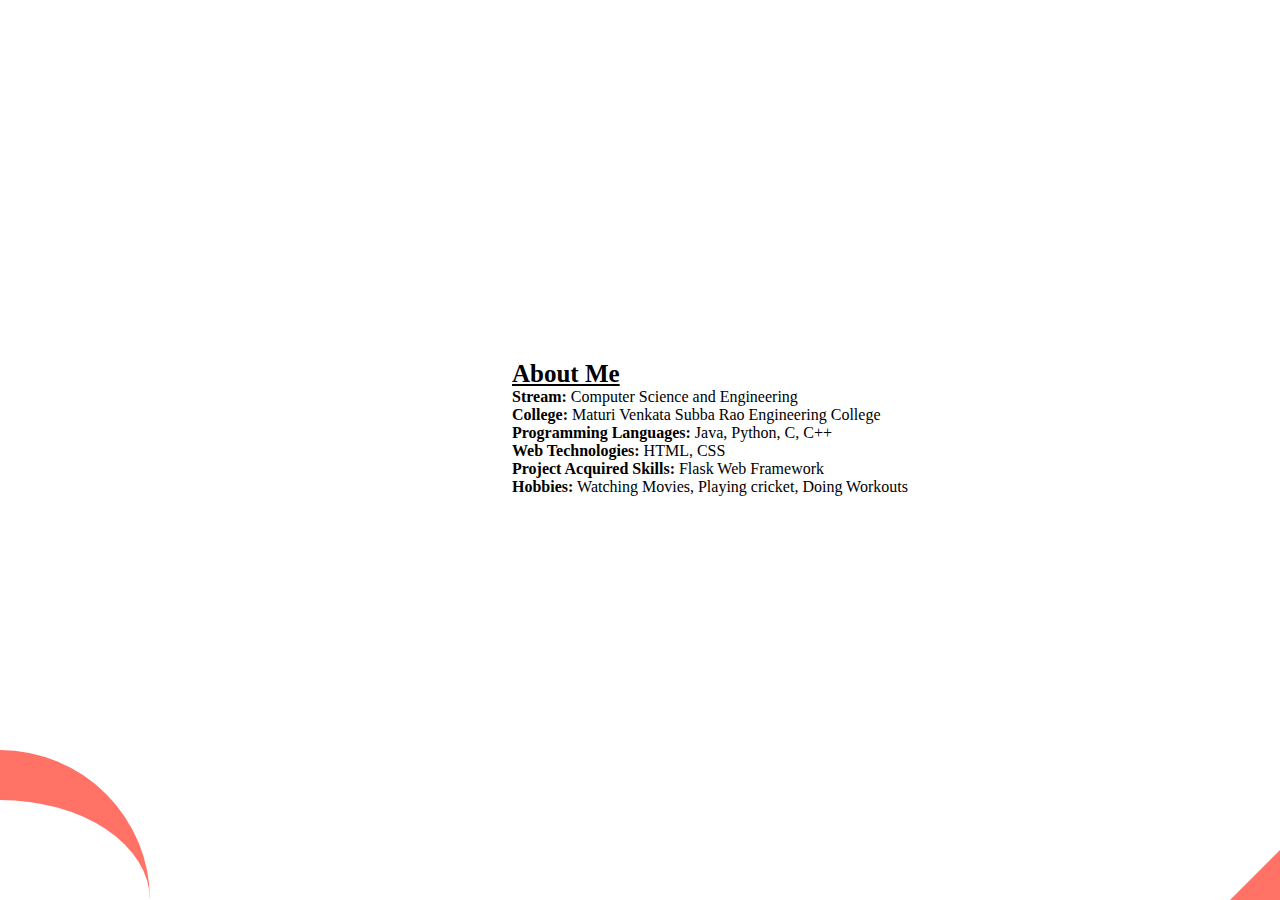
<file: About.html>
<!DOCTYPE html>
<html lang="en">
<head>
    <meta charset="UTF-8">
    <meta http-equiv="X-UA-Compatible" content="IE=edge">
    <meta name="viewport" content="width=device-width, initial-scale=1.0">
    <title>About</title>
    <link rel="stylesheet" href="folio.css">
</head>
<body>
    <div class="bout">
    <div class="bot">About Me</div>
    <div class="bot1"><span>Stream:</span> Computer Science and Engineering</div>
    <div class="bot2"><span>College:</span> Maturi Venkata Subba Rao Engineering College</div>
    <div class="bot3"><span>Programming Languages:</span> Java, Python, C, C++</div>
    <div class="bot4"><span>Web Technologies:</span> HTML, CSS</div>
    <div class="bot5"><span>Project Acquired Skills:</span> Flask Web Framework</div>
    <div class="bot6"> <span>Hobbies:</span> Watching Movies, Playing cricket, Doing Workouts</div>
    <div class="box3"></div>
    <div class="box4"></div>
    </div>
</body>
</html>
</file>
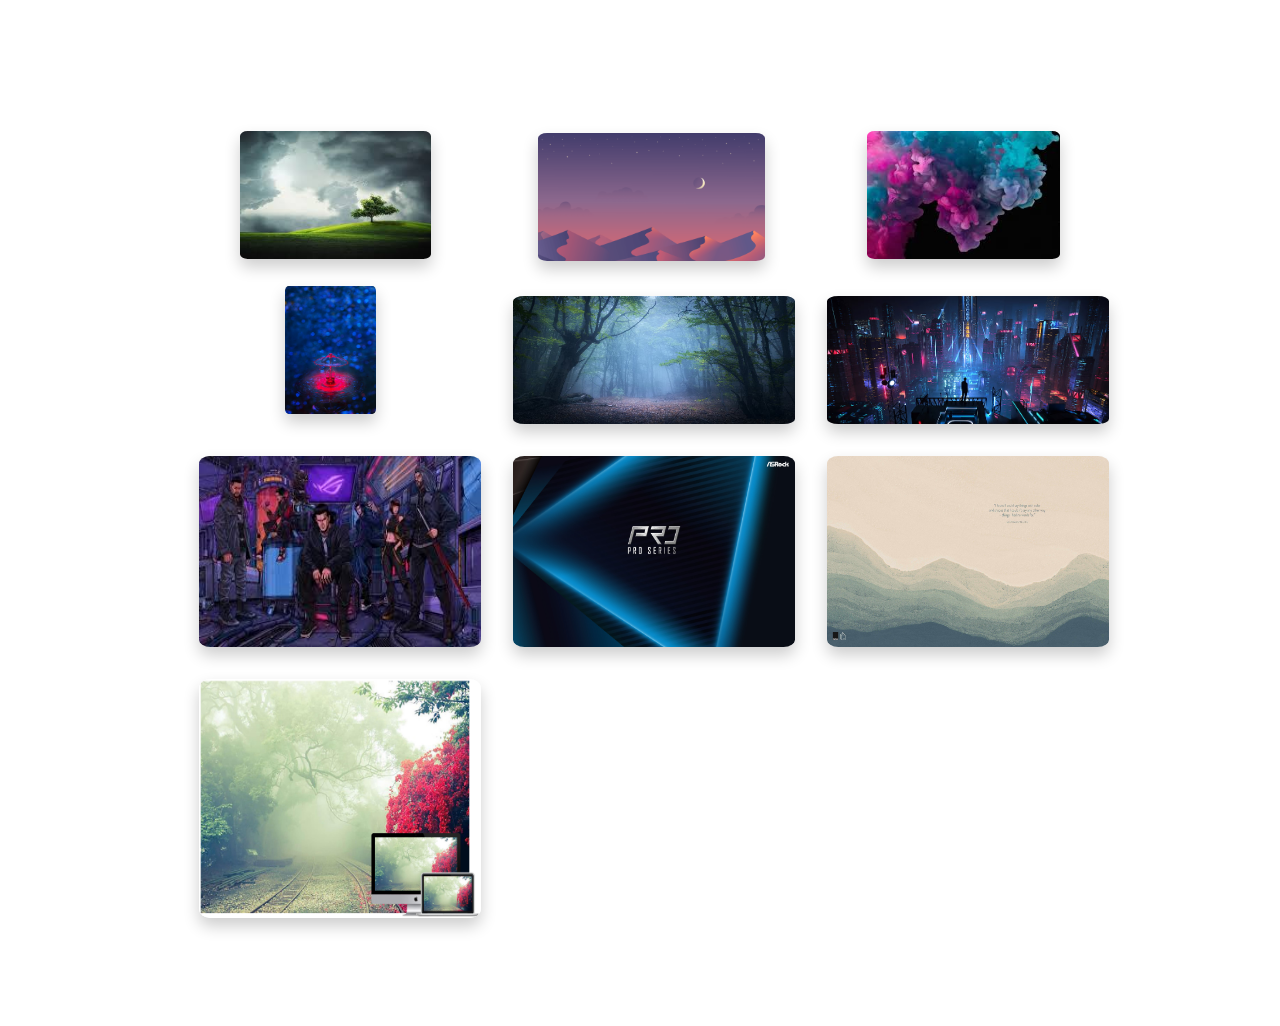
<file: blog.html>
<!DOCTYPE html>
<html lang="en">
<head>
    <meta charset="UTF-8">
    <meta http-equiv="X-UA-Compatible" content="IE=edge">
    <meta name="viewport" content="width=device-width, initial-scale=1.0">
    <title>Blog</title>
    <link rel="stylesheet" href="lucky.css">
</head>
<body>
    <section class="gallery" id="gallery">
        <div class="content">
            <div class="grid-container">
                <div class="grid-item">
                    <img src="images\gallery.jpeg">
                </div>
                <div class="grid-item">
                    <img src="images\gallery1.png">
                </div>
                <div class="grid-item">
                    <img src="images\gallery2.jpeg">
                </div>
                <div class="grid-item">
                    <img src="images\gallery3.jpeg">
                </div>
                <div class="grid-item">
                    <img src="images\gallery4.jpg">
                </div>
                <div class="grid-item">
                    <img src="images\gallery5.jpg">
                </div>
                <div class="grid-item">
                    <img src="images\gallery6.jpeg">
                </div>
                <div class="grid-item">
                    <img src="images\gallery7.jpg">
                </div>
                <div class="grid-item">
                    <img src="images\gallery8.jpg">
                </div>
                <div class="grid-item">
                    <img src="images\gallery9.jpg">
                </div>
            </div>
    </section>
</body>
</html>
</file>
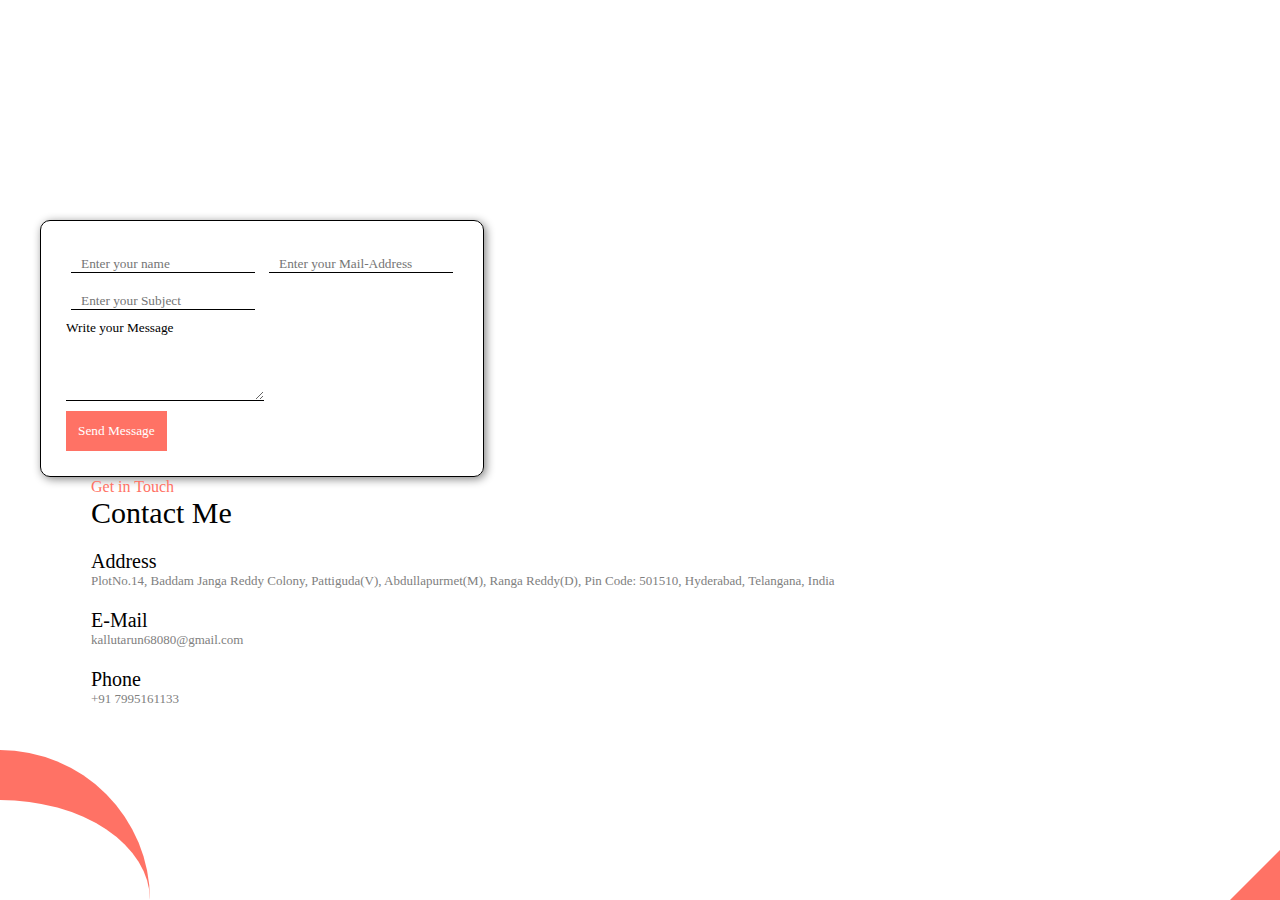
<file: contact.html>
<!DOCTYPE html>
<html lang="en">
<head>
    <meta charset="UTF-8">
    <meta http-equiv="X-UA-Compatible" content="IE=edge">
    <meta name="viewport" content="width=device-width, initial-scale=1.0">
    <title>Contact</title>
    <link rel="stylesheet" href="folio.css">
</head>
<body>
    <div class="contact">
        <div class="box3"></div>
        <div class="box4"></div>
    <div class="cont">
        <form>
            <input type="text" placeholder="Enter your name">
            <input type="email" placeholder="Enter your Mail-Address">
            <input type="text" placeholder="Enter your Subject" style="display: block;">
            <textarea style="display: block;" rows="5" cols="25">Write your Message </textarea>
            <button id ="button" type="submit" >Send Message</button>
    
        </form>
        
    </div>
    <div class="bor">
    <div class="cont1">Get in Touch</div>
    <div class="cont2">Contact Me</div>
    <div class="cont3">Address
        <p>PlotNo.14, Baddam Janga Reddy Colony, Pattiguda(V), Abdullapurmet(M), Ranga Reddy(D), Pin Code: 501510, Hyderabad, Telangana, India</p>
    </div>
    <div class="cont4">E-Mail
        <p>kallutarun68080@gmail.com</p>
    </div>
    <div class="cont5">Phone
        <p>+91 7995161133</p>
    </div>
    </div>
    
    </div>
</body>
</html>
</file>
<file: folio.css>
*{
    margin: 0;
    padding: 0;
    font-family: 'Redressed', cursive;
}
.one{
    display: flex;
   float: right;
    background-color: rgb(255, 114, 101);
    border-bottom-left-radius: 30%;
    width: 30%;
    height: 75vh;
}
li{
    display: inline;
    list-style: none;
    margin: 2vh;
    font-size: medium;
    font-weight: bold;
    color: white;
}
a{
    text-decoration: none;
}
.box{
    float: right;
    position: relative;
    right: 50vh;
    top: 30vh;

}
.container
{
    font-size: small;
    text-transform: uppercase;
    color: rgb(255, 114, 101);
}
.container2
{
    font-size: 50px;
}
.container3{
    font-size: 50px;
}
.box2{
    display: flex;
}
.container5{
     margin: 0px 0px 0px 250px; 
    display: flex;
    width: 100%;
    justify-content: center;
}
.icon{
   font-size:48px;
   color: black;
   margin: 5px;

}
.icon:hover{
    color: rgb(255, 114, 101);

}
.container6{
    margin: 100px 0px 0px 0px;
}
.box3{
    color: black;
    height: 100px;
    position: fixed;
    bottom: 0px;
    left: 0px;
    width: 150px;
    /* border: 2px solid black; */
    border-top: 50px solid rgb(255, 114, 101);
    border-top-right-radius: 100%;
}
.box4{
    position: fixed;
    right: 0px;
    bottom: 0px;
    width: 0px;
    height: 0px;
    border-bottom: 50px solid rgb(255, 114, 101);
    /* border-right: 0px solid rgb(255, 114, 101); */
    border-left: 50px solid transparent;
}
#button{
    background-color: rgb(255, 114, 101);
    color: white;
    padding: 10px;
    border: 2px solid rgb(255, 114, 101);
}
input{
    border-bottom: 1px solid black;
    border-top: 0px;
    border-left: 0px;
    border-right: 0px;
    margin: 10px 5px;
    padding: 0px 10px;
}
input:focus{
    border-bottom: 1px solid black;
    border-top: 0px;
    border-left: 0px;
}
textarea{
    border-bottom: 1px solid black;
    border-top: 0px;
    border-left: 0px;
    border-right: 0px;
    margin-bottom: 10px;
}
.cont{
    border: 1px solid black;
    width: fit-content;
    padding: 25px;
    box-shadow: 2px 2px 10px grey;
    border-radius: 10px;
    float: left;
}
.contact{
    position: relative;
    top: 20vh;
    margin: 40px;
}
.bor{
    float: left;
    border: 1px solid transparent;
    width: fit-content;
    margin: 0px 50px;
}
.cont1{
    color: rgb(255, 114, 101);
}
.cont2{
    font-size: 30px;
}
.cont3, .cont4, .cont5{
    font-size: 20px;
    margin: 20px 0px;
}
.cont3 p{
    color: grey;
    font-size: 13px;
    overflow: hidden;
}
.cont4 p{
    color: grey;
    font-size: 13px;
}
.cont5 p{
    color: grey;
    font-size: 13px;
}
span {
    font-weight: bold;
}
.bot{
    font-weight: bold;
}
.bout{
    position: absolute;
    top: 40vh;
    left: 40vw;
    

}
.bot{
    text-decoration: underline;
    font-size: 25px;
}
img{
    width: 320px;
    height: 517px;
    display: block;
    position: absolute;
    border-bottom-left-radius: 30%;
    top: 3.4vh;
}

  @media (max-width:750px){
    header {
      padding: 10px;
    }
    nav {
      width:90%;
    } 
    nav a{
       font-size:23px;
       display:block;
       color:var(--white-color);
       margin:10px 0;
    }
}
</file>
<file: lucky.css>
.grid-container {
    padding: 10%;
    display: grid;
    grid-template-columns: repeat(3,1fr);
    grid-template-rows: repeat(2,10vw);
    grid-gap: 2.0rem;
    justify-items: center;
  }
  .grid-item img {
    box-shadow: 0 8px 16px 0 rgba(0,0,0,0.2);
    z-index: 999;
    /* display:flexbox; */
    margin: 5%;
    border-radius: 4%;
    width: 100%;
    height: 100%;
  }
  .gallery {
    height:100%;
 /* padding: 10% 20%;  */
    width: 100%;
  }
  section .content{
    width:90%;
    height:100%;
    margin:auto;
    display:flex;
    flex-direction: column;
    justify-content: center;
    align-items: center;
  }
</file>
